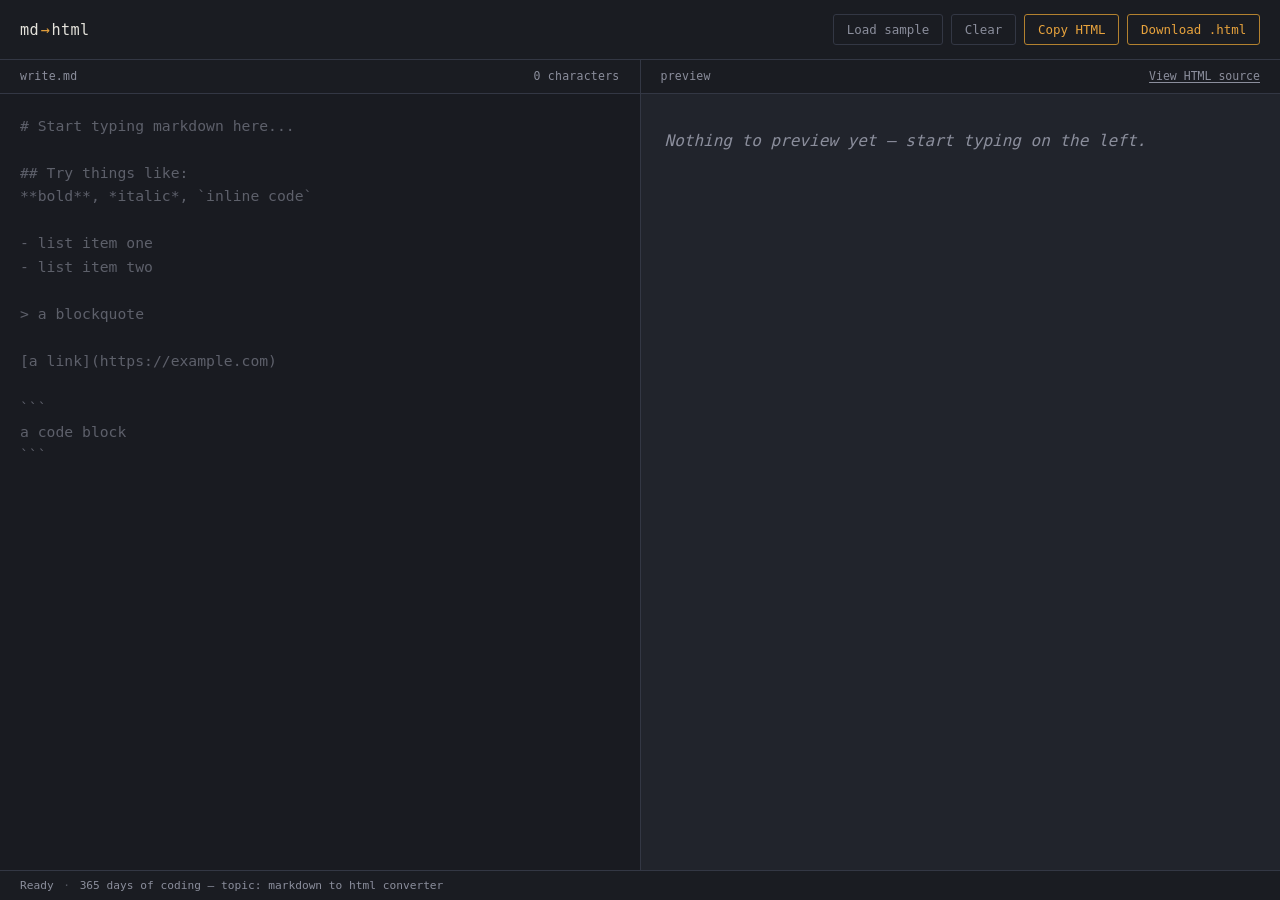
<file: index.html>
<!DOCTYPE html>
<html lang="en">
<head>
<meta charset="UTF-8">
<meta name="viewport" content="width=device-width, initial-scale=1.0">
<title>md→html</title>
<style>
:root {
  --bg: #1a1c22;
  --bg-panel: #21242c;
  --bg-input: #191b21;
  --line: #333744;
  --text: #e4e2db;
  --text-dim: #8b8e9c;
  --accent: #e8a33d;
  --accent-dim: #b3812f;
  --code-bg: #262a34;
  --font-mono: "JetBrains Mono", "Fira Code", Menlo, Consolas, monospace;
}

* { box-sizing: border-box; }

html, body {
  height: 100%;
  margin: 0;
}

body {
  background: var(--bg);
  color: var(--text);
  font-family: var(--font-mono);
  display: flex;
  flex-direction: column;
  overflow: hidden;
}

/* ---------- Top bar ---------- */

.topbar {
  display: flex;
  align-items: center;
  justify-content: space-between;
  padding: 0.85rem 1.25rem;
  border-bottom: 1px solid var(--line);
  flex-shrink: 0;
}

.brand-mark {
  font-size: 0.95rem;
  letter-spacing: 0.02em;
  color: var(--text);
}

.brand-arrow {
  color: var(--accent);
  padding: 0 0.1rem;
}

.topbar-actions {
  display: flex;
  gap: 0.5rem;
}

.btn {
  font-family: var(--font-mono);
  font-size: 0.78rem;
  padding: 0.45rem 0.8rem;
  border-radius: 3px;
  border: 1px solid var(--line);
  background: transparent;
  color: var(--text-dim);
  cursor: pointer;
  transition: border-color 0.15s ease, color 0.15s ease;
}

.btn:hover {
  border-color: var(--text-dim);
  color: var(--text);
}

.btn-primary {
  border-color: var(--accent-dim);
  color: var(--accent);
}

.btn-primary:hover {
  border-color: var(--accent);
  color: var(--accent);
}

/* ---------- Workspace ---------- */

.workspace {
  flex: 1;
  display: flex;
  min-height: 0;
}

.pane {
  flex: 1;
  display: flex;
  flex-direction: column;
  min-width: 0;
}

.divider {
  width: 1px;
  background: var(--line);
  flex-shrink: 0;
}

.pane-label {
  display: flex;
  align-items: center;
  justify-content: space-between;
  padding: 0.6rem 1.25rem;
  font-size: 0.72rem;
  color: var(--text-dim);
  border-bottom: 1px solid var(--line);
  letter-spacing: 0.02em;
  flex-shrink: 0;
}

.pane-toggle {
  background: none;
  border: none;
  color: var(--text-dim);
  font-family: var(--font-mono);
  font-size: 0.72rem;
  cursor: pointer;
  text-decoration: underline;
  text-underline-offset: 2px;
  padding: 0;
}

.pane-toggle:hover {
  color: var(--accent);
}

#markdownInput {
  flex: 1;
  width: 100%;
  resize: none;
  border: none;
  outline: none;
  background: var(--bg-input);
  color: var(--text);
  font-family: var(--font-mono);
  font-size: 0.92rem;
  line-height: 1.6;
  padding: 1.25rem;
}

#markdownInput::placeholder {
  color: var(--text-dim);
  opacity: 0.6;
}

.preview-output, .source-output {
  flex: 1;
  overflow-y: auto;
  padding: 1.25rem 1.5rem;
  background: var(--bg-panel);
}

.source-output {
  margin: 0;
  font-size: 0.82rem;
  color: var(--text-dim);
  white-space: pre-wrap;
  word-break: break-word;
}

.hidden {
  display: none !important;
}

/* ---------- Rendered markdown content ---------- */

.preview-output h1, .preview-output h2, .preview-output h3 {
  font-family: var(--font-mono);
  color: var(--text);
  line-height: 1.3;
  margin: 1.2em 0 0.5em;
}

.preview-output h1:first-child,
.preview-output h2:first-child,
.preview-output h3:first-child { margin-top: 0; }

.preview-output h1 { font-size: 1.6rem; border-bottom: 1px solid var(--line); padding-bottom: 0.3em; }
.preview-output h2 { font-size: 1.3rem; }
.preview-output h3 { font-size: 1.1rem; color: var(--text-dim); }

.preview-output p { line-height: 1.7; margin: 0.8em 0; }

.preview-output a { color: var(--accent); text-decoration: underline; text-underline-offset: 2px; }

.preview-output strong { color: var(--accent); font-weight: 700; }
.preview-output em { color: var(--text); font-style: italic; }

.preview-output code {
  background: var(--code-bg);
  padding: 0.15em 0.4em;
  border-radius: 3px;
  font-size: 0.88em;
  color: var(--accent);
}

.preview-output pre {
  background: var(--code-bg);
  padding: 1em;
  border-radius: 4px;
  overflow-x: auto;
  border-left: 2px solid var(--accent-dim);
}

.preview-output pre code {
  background: none;
  padding: 0;
  color: var(--text);
}

.preview-output blockquote {
  margin: 0.8em 0;
  padding: 0.2em 1em;
  border-left: 2px solid var(--accent-dim);
  color: var(--text-dim);
}

.preview-output ul, .preview-output ol {
  margin: 0.8em 0;
  padding-left: 1.4em;
  line-height: 1.7;
}

.preview-output hr {
  border: none;
  border-top: 1px solid var(--line);
  margin: 1.5em 0;
}

.preview-output img {
  max-width: 100%;
  border-radius: 4px;
}

.preview-empty {
  color: var(--text-dim);
  font-style: italic;
}

/* ---------- Status bar ---------- */

.statusbar {
  flex-shrink: 0;
  display: flex;
  align-items: center;
  gap: 0.6rem;
  padding: 0.5rem 1.25rem;
  border-top: 1px solid var(--line);
  font-size: 0.7rem;
  color: var(--text-dim);
}

.statusbar-sep { opacity: 0.5; }

/* ---------- Responsive ---------- */

@media (max-width: 760px) {
  .workspace { flex-direction: column; }
  .divider { width: 100%; height: 1px; }
  .topbar { flex-wrap: wrap; gap: 0.6rem; }
  .topbar-actions { flex-wrap: wrap; }
}

/* Accessibility: visible focus */
button:focus-visible, textarea:focus-visible {
  outline: 2px solid var(--accent);
  outline-offset: 2px;
}

@media (prefers-reduced-motion: reduce) {
  * { transition: none !important; }
}
</style>
</head>
<body>

  <header class="topbar">
    <div class="brand">
      <span class="brand-mark">md<span class="brand-arrow">→</span>html</span>
    </div>
    <div class="topbar-actions">
      <button id="sampleBtn" class="btn btn-ghost">Load sample</button>
      <button id="clearBtn" class="btn btn-ghost">Clear</button>
      <button id="copyBtn" class="btn btn-primary">Copy HTML</button>
      <button id="downloadBtn" class="btn btn-primary">Download .html</button>
    </div>
  </header>

  <main class="workspace">
    <section class="pane pane-input">
      <div class="pane-label">
        <span>write.md</span>
        <span class="pane-meta" id="charCount">0 characters</span>
      </div>
      <textarea id="markdownInput" spellcheck="false" placeholder="# Start typing markdown here...

## Try things like:
**bold**, *italic*, `inline code`

- list item one
- list item two

> a blockquote

[a link](https://example.com)

```
a code block
```
"></textarea>
    </section>

    <div class="divider" aria-hidden="true"></div>

    <section class="pane pane-preview">
      <div class="pane-label">
        <span>preview</span>
        <button id="toggleSourceBtn" class="pane-toggle">View HTML source</button>
      </div>
      <div id="previewOutput" class="preview-output"></div>
      <pre id="sourceOutput" class="source-output hidden"><code id="sourceCode"></code></pre>
    </section>
  </main>

  <footer class="statusbar">
    <span id="statusText">Ready</span>
    <span class="statusbar-sep">·</span>
    <span>365 days of coding — topic: markdown to html converter</span>
  </footer>

<script>
/**
 * converter.js
 * A small, dependency-free Markdown -> HTML converter.
 * Supports: headers, bold, italic, inline code, code blocks,
 * links, images, blockquotes, unordered/ordered lists, hr, paragraphs.
 *
 * This is intentionally written from scratch (no libraries) as part of
 * the "365 days of coding" challenge — the goal is to understand how a
 * markdown parser actually works, not just to call one.
 */

function escapeHtml(str) {
  return str
    .replace(/&/g, "&amp;")
    .replace(/</g, "&lt;")
    .replace(/>/g, "&gt;")
    .replace(/"/g, "&quot;")
    .replace(/'/g, "&#39;");
}

// Handles bold, italic, inline code, links, images within a single line.
function parseInline(text) {
  // Inline code first (so its contents don't get mangled by other rules)
  text = text.replace(/`([^`]+)`/g, (_, code) => `<code>${escapeHtml(code)}</code>`);

  // Images: ![alt](url)
  text = text.replace(/!\[([^\]]*)\]\(([^)]+)\)/g, '<img alt="$1" src="$2">');

  // Links: [text](url)
  text = text.replace(/\[([^\]]+)\]\(([^)]+)\)/g, '<a href="$2">$1</a>');

  // Bold: **text** or __text__
  text = text.replace(/\*\*([^*]+)\*\*/g, "<strong>$1</strong>");
  text = text.replace(/__([^_]+)__/g, "<strong>$1</strong>");

  // Italic: *text* or _text_
  text = text.replace(/\*([^*]+)\*/g, "<em>$1</em>");
  text = text.replace(/_([^_]+)_/g, "<em>$1</em>");

  return text;
}

function markdownToHtml(markdown) {
  const lines = markdown.replace(/\r\n/g, "\n").split("\n");
  const htmlLines = [];

  let inCodeBlock = false;
  let codeBlockLines = [];
  let listType = null; // 'ul' | 'ol' | null
  let inBlockquote = false;
  let paragraphLines = [];

  function flushParagraph() {
    if (paragraphLines.length) {
      const joined = paragraphLines.join(" ").trim();
      if (joined) htmlLines.push(`<p>${parseInline(joined)}</p>`);
      paragraphLines = [];
    }
  }

  function closeList() {
    if (listType) {
      htmlLines.push(`</${listType}>`);
      listType = null;
    }
  }

  function closeBlockquote() {
    if (inBlockquote) {
      htmlLines.push("</blockquote>");
      inBlockquote = false;
    }
  }

  for (let i = 0; i < lines.length; i++) {
    const rawLine = lines[i];
    const line = rawLine.trim();

    // Fenced code blocks: ```
    if (/^```/.test(line)) {
      if (!inCodeBlock) {
        flushParagraph();
        closeList();
        closeBlockquote();
        inCodeBlock = true;
        codeBlockLines = [];
      } else {
        inCodeBlock = false;
        htmlLines.push(`<pre><code>${escapeHtml(codeBlockLines.join("\n"))}</code></pre>`);
      }
      continue;
    }

    if (inCodeBlock) {
      codeBlockLines.push(rawLine);
      continue;
    }

    // Blank line ends paragraphs / lists / blockquotes
    if (line === "") {
      flushParagraph();
      closeList();
      closeBlockquote();
      continue;
    }

    // Horizontal rule: ---, ***, ___
    if (/^(-{3,}|\*{3,}|_{3,})$/.test(line)) {
      flushParagraph();
      closeList();
      closeBlockquote();
      htmlLines.push("<hr>");
      continue;
    }

    // Headers: # through ######
    const headerMatch = line.match(/^(#{1,6})\s+(.*)$/);
    if (headerMatch) {
      flushParagraph();
      closeList();
      closeBlockquote();
      const level = headerMatch[1].length;
      htmlLines.push(`<h${level}>${parseInline(headerMatch[2])}</h${level}>`);
      continue;
    }

    // Blockquote: > text
    const quoteMatch = line.match(/^>\s?(.*)$/);
    if (quoteMatch) {
      flushParagraph();
      closeList();
      if (!inBlockquote) {
        htmlLines.push("<blockquote>");
        inBlockquote = true;
      }
      htmlLines.push(`<p>${parseInline(quoteMatch[1])}</p>`);
      continue;
    } else {
      closeBlockquote();
    }

    // Unordered list: -, *, +
    const ulMatch = line.match(/^[-*+]\s+(.*)$/);
    if (ulMatch) {
      flushParagraph();
      if (listType !== "ul") {
        closeList();
        htmlLines.push("<ul>");
        listType = "ul";
      }
      htmlLines.push(`<li>${parseInline(ulMatch[1])}</li>`);
      continue;
    }

    // Ordered list: 1. text
    const olMatch = line.match(/^\d+\.\s+(.*)$/);
    if (olMatch) {
      flushParagraph();
      if (listType !== "ol") {
        closeList();
        htmlLines.push("<ol>");
        listType = "ol";
      }
      htmlLines.push(`<li>${parseInline(olMatch[1])}</li>`);
      continue;
    }

    // Anything else: part of a paragraph
    closeList();
    paragraphLines.push(line);
  }

  // Flush anything left open at end of input
  flushParagraph();
  closeList();
  closeBlockquote();
  if (inCodeBlock && codeBlockLines.length) {
    htmlLines.push(`<pre><code>${escapeHtml(codeBlockLines.join("\n"))}</code></pre>`);
  }

  return htmlLines.join("\n");
}

// Expose for use in script.js (and for Node-based tests later if wanted)
if (typeof module !== "undefined" && module.exports) {
  module.exports = { markdownToHtml, parseInline, escapeHtml };
}

</script>
<script>
const markdownInput = document.getElementById("markdownInput");
const previewOutput = document.getElementById("previewOutput");
const sourceOutput = document.getElementById("sourceOutput");
const sourceCode = document.getElementById("sourceCode");
const charCount = document.getElementById("charCount");
const statusText = document.getElementById("statusText");

const sampleBtn = document.getElementById("sampleBtn");
const clearBtn = document.getElementById("clearBtn");
const copyBtn = document.getElementById("copyBtn");
const downloadBtn = document.getElementById("downloadBtn");
const toggleSourceBtn = document.getElementById("toggleSourceBtn");

const SAMPLE_MD = `# Markdown to HTML Converter

Part of my **365 days of coding** challenge.

## Features

- Headers, bold, italic
- \`inline code\` and fenced code blocks
- [links](https://github.com) and images
- Blockquotes and lists

> Built from scratch, no libraries, just to understand how parsing works.

\`\`\`
function hello() {
  console.log("hi");
}
\`\`\`

---

1. Type markdown on the left
2. See it rendered on the right
3. Copy or download the HTML
`;

let showingSource = false;

function render() {
  const md = markdownInput.value;
  charCount.textContent = `${md.length} character${md.length === 1 ? "" : "s"}`;

  if (!md.trim()) {
    previewOutput.innerHTML = `<p class="preview-empty">Nothing to preview yet — start typing on the left.</p>`;
    sourceCode.textContent = "";
    statusText.textContent = "Ready";
    return;
  }

  const html = markdownToHtml(md);
  previewOutput.innerHTML = html;
  sourceCode.textContent = html;
  statusText.textContent = "Converted";
}

markdownInput.addEventListener("input", render);

sampleBtn.addEventListener("click", () => {
  markdownInput.value = SAMPLE_MD;
  render();
  markdownInput.focus();
});

clearBtn.addEventListener("click", () => {
  markdownInput.value = "";
  render();
  markdownInput.focus();
});

copyBtn.addEventListener("click", async () => {
  const html = markdownToHtml(markdownInput.value);
  try {
    await navigator.clipboard.writeText(html);
    statusText.textContent = "HTML copied to clipboard";
  } catch (err) {
    statusText.textContent = "Copy failed — select and copy manually from source view";
  }
});

downloadBtn.addEventListener("click", () => {
  const html = markdownToHtml(markdownInput.value);
  const fullDoc = `<!DOCTYPE html>
<html lang="en">
<head>
<meta charset="UTF-8">
<title>Converted document</title>
</head>
<body>
${html}
</body>
</html>
`;
  const blob = new Blob([fullDoc], { type: "text/html" });
  const url = URL.createObjectURL(blob);
  const a = document.createElement("a");
  a.href = url;
  a.download = "converted.html";
  document.body.appendChild(a);
  a.click();
  a.remove();
  URL.revokeObjectURL(url);
  statusText.textContent = "Downloaded converted.html";
});

toggleSourceBtn.addEventListener("click", () => {
  showingSource = !showingSource;
  previewOutput.classList.toggle("hidden", showingSource);
  sourceOutput.classList.toggle("hidden", !showingSource);
  toggleSourceBtn.textContent = showingSource ? "View rendered preview" : "View HTML source";
});

// Initial render
render();

</script>
</body>
</html>
</file>
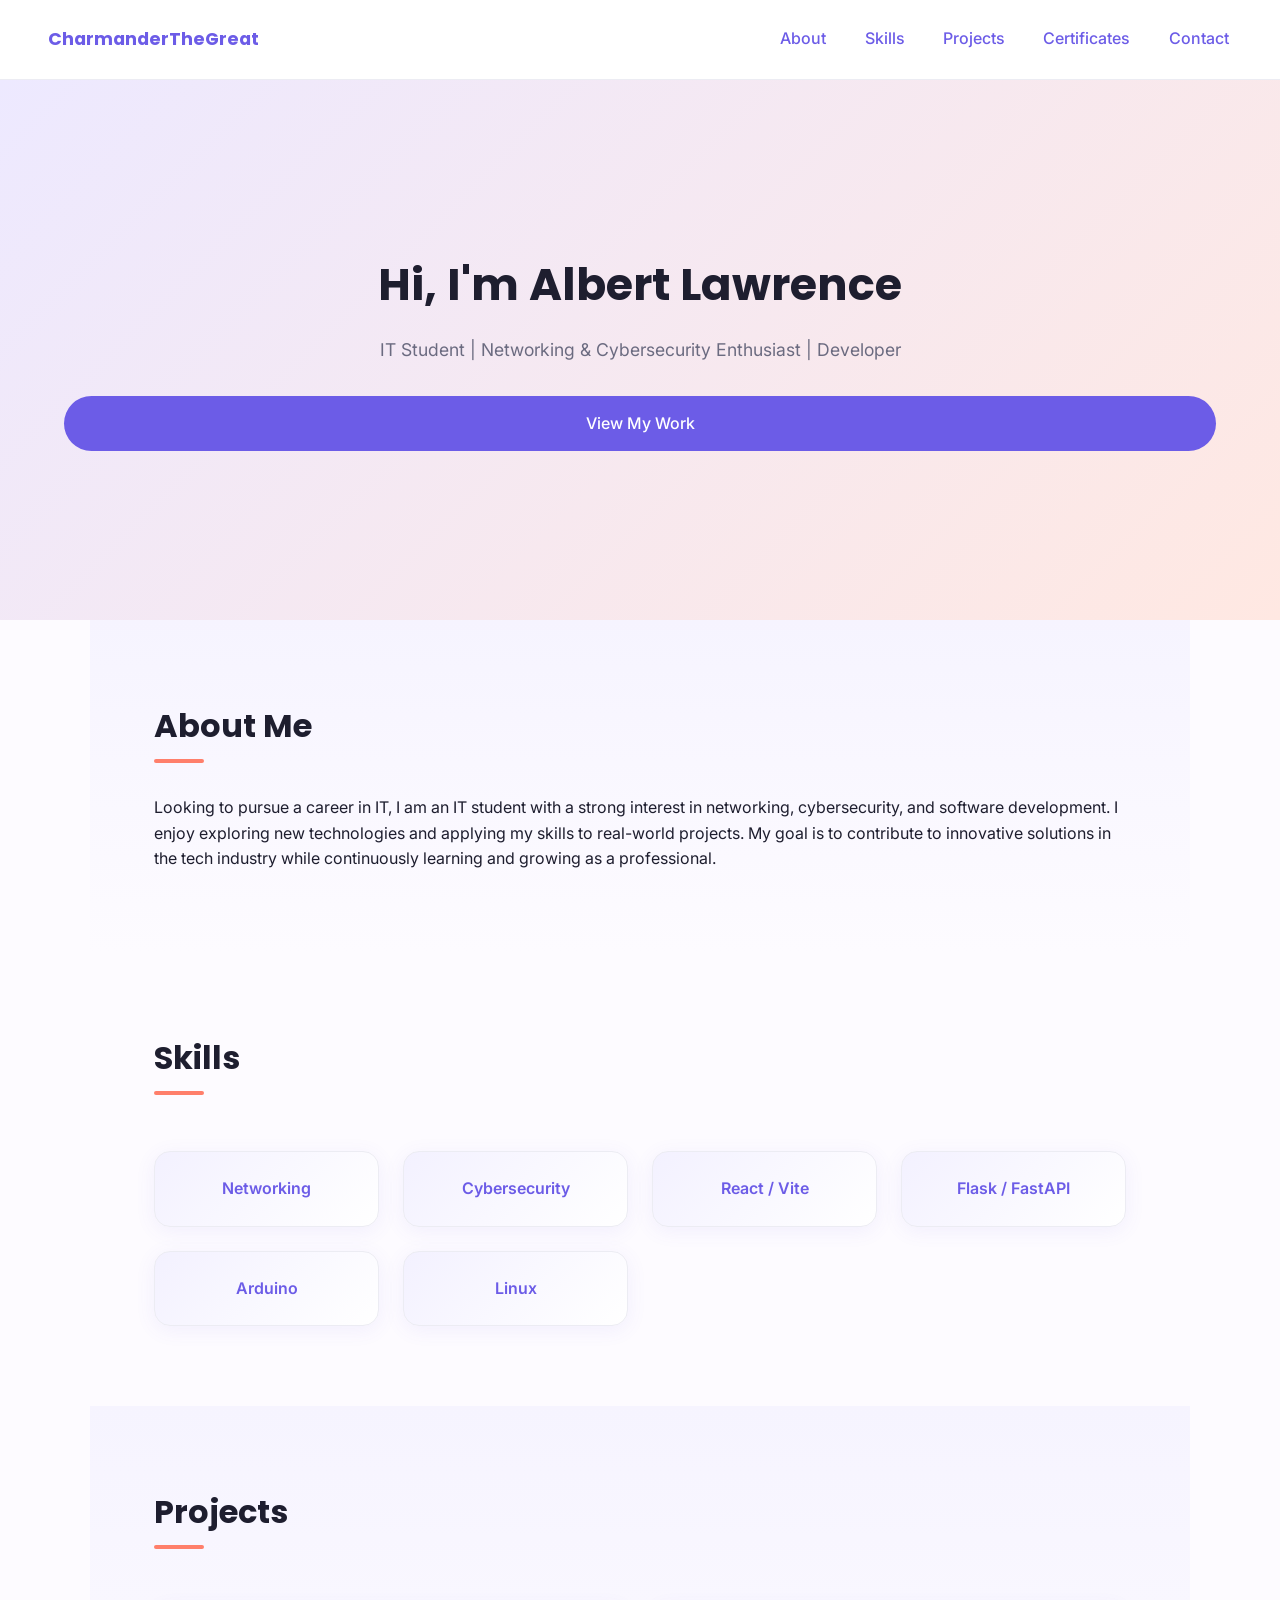
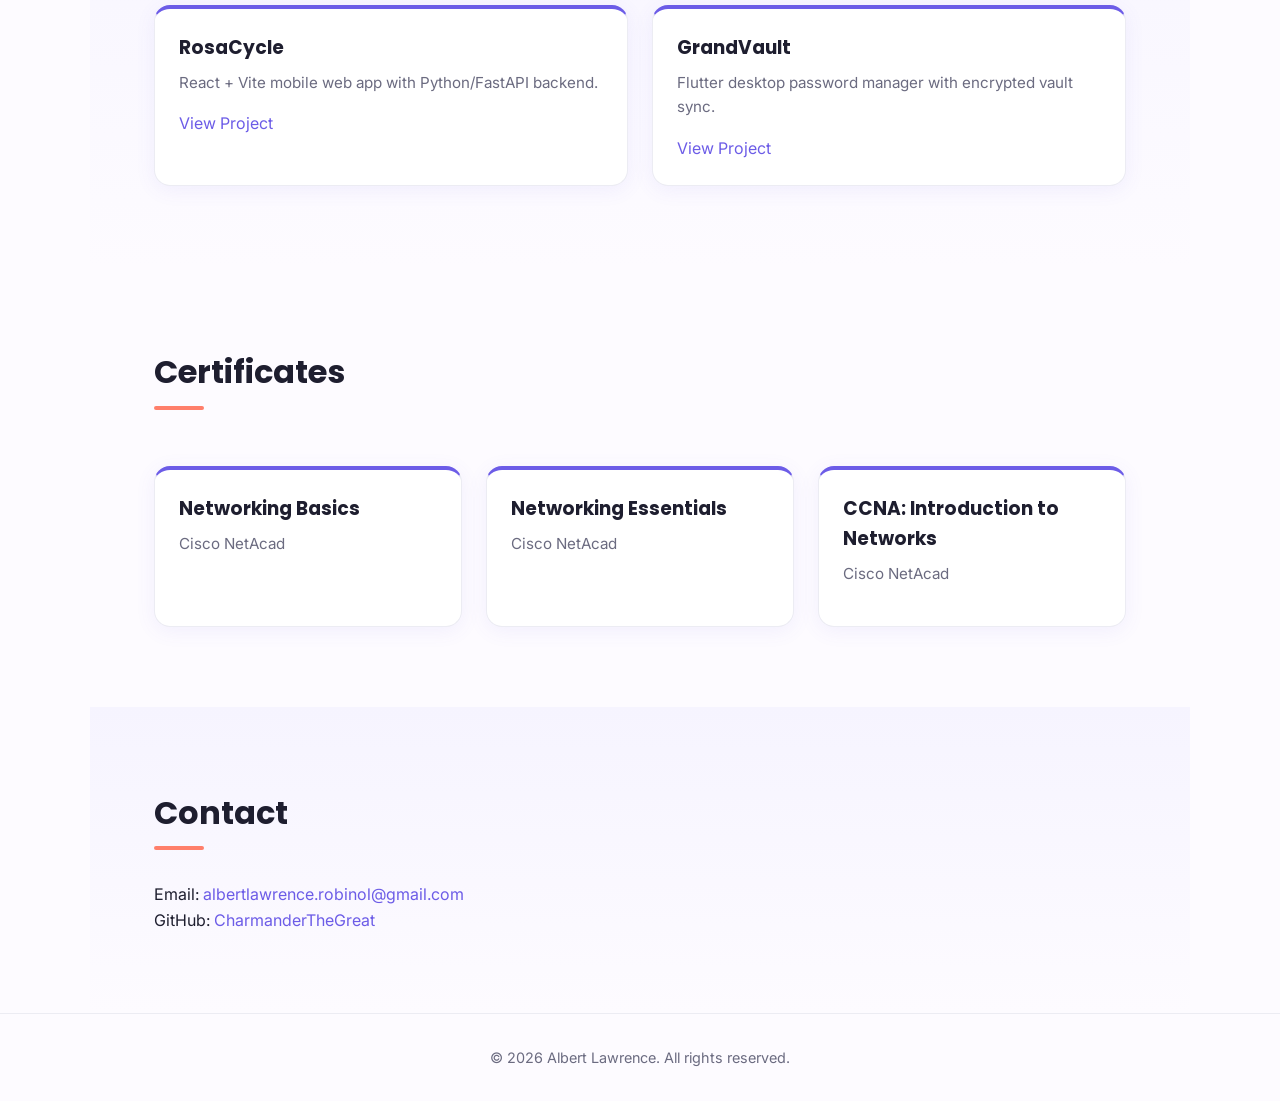
<file: portfolio-site/index.html>
<!DOCTYPE html>
<html lang="en">
<head>
  <meta charset="UTF-8">
  <meta name="viewport" content="width=device-width, initial-scale=1.0">
  <title>Albert Lawrence | Portfolio</title>
  <link rel="stylesheet" href="style.css">
  <link rel="preconnect" href="https://fonts.googleapis.com">
<link href="https://fonts.googleapis.com/css2?family=Inter:wght@400;500&family=Poppins:wght@600;700&display=swap" rel="stylesheet">
</head>
<body>

  <!-- NAVBAR -->
  <header class="navbar">
    <a href="#hero" class="logo">CharmanderTheGreat</a>
    <button class="nav-toggle" id="navToggle" aria-label="Toggle menu">☰</button>
    <nav class="nav-links" id="navLinks">
      <a href="#about">About</a>
      <a href="#skills">Skills</a>
      <a href="#projects">Projects</a>
      <a href="#certificates">Certificates</a>
      <a href="#contact">Contact</a>
    </nav>
  </header>

  <!-- HERO -->
  <section class="hero" id="hero">
    <h1>Hi, I'm Albert Lawrence</h1>
    <p>IT Student | Networking & Cybersecurity Enthusiast | Developer</p>
    <a href="#projects" class="btn">View My Work</a>
  </section>

  <!-- ABOUT -->
  <section id="about" class="section">
    <h2>About Me</h2>
    <p>
      Looking to pursue a career in IT, I am an IT student with a strong interest in networking, cybersecurity, and software development. I enjoy exploring new technologies and applying my skills to real-world projects. My goal is to contribute to innovative solutions in the tech industry while continuously learning and growing as a professional.
    </p>
  </section>

  <!-- SKILLS -->
  <section id="skills" class="section">
    <h2>Skills</h2>
    <div class="skills-grid">
      <div class="skill-card">Networking</div>
      <div class="skill-card">Cybersecurity</div>
      <div class="skill-card">React / Vite</div>
      <div class="skill-card">Flask / FastAPI</div>
      <div class="skill-card">Arduino</div>
      <div class="skill-card">Linux</div>
    </div>
  </section>

  <!-- PROJECTS -->
  <section id="projects" class="section">
    <h2>Projects</h2>
    <div class="projects-grid">
      <div class="project-card">
        <h3>RosaCycle</h3>
        <p>React + Vite mobile web app with Python/FastAPI backend.</p>
        <a href="#" target="_blank">View Project</a>
      </div>
      <div class="project-card">
        <h3>GrandVault</h3>
        <p>Flutter desktop password manager with encrypted vault sync.</p>
        <a href="#" target="_blank">View Project</a>
      </div>
    </div>
  </section>

  <!-- CERTIFICATES -->
  <section id="certificates" class="section">
    <h2>Certificates</h2>
    <div class="certs-grid">
      <div class="cert-card">
        <h3>Networking Basics</h3>
        <p>Cisco NetAcad</p>
      </div>
      <div class="cert-card">
        <h3>Networking Essentials</h3>
        <p>Cisco NetAcad</p>
      </div>
      <div class="cert-card">
        <h3>CCNA: Introduction to Networks</h3>
        <p>Cisco NetAcad</p>
      </div>
    </div>
  </section>

  <!-- CONTACT -->
  <section id="contact" class="section">
    <h2>Contact</h2>
    <p>Email: <a href="mailto:albertlawrence.robinol@gmail.com">albertlawrence.robinol@gmail.com</a></p>
    <p>GitHub: <a href="https://github.com/CharmanderTheGreat" target="_blank">CharmanderTheGreat</a></p>
  </section>

  <footer>
    <p>&copy; 2026 Albert Lawrence. All rights reserved.</p>
  </footer>

  <script src="script.js"></script>
</body>
</html>
</file>
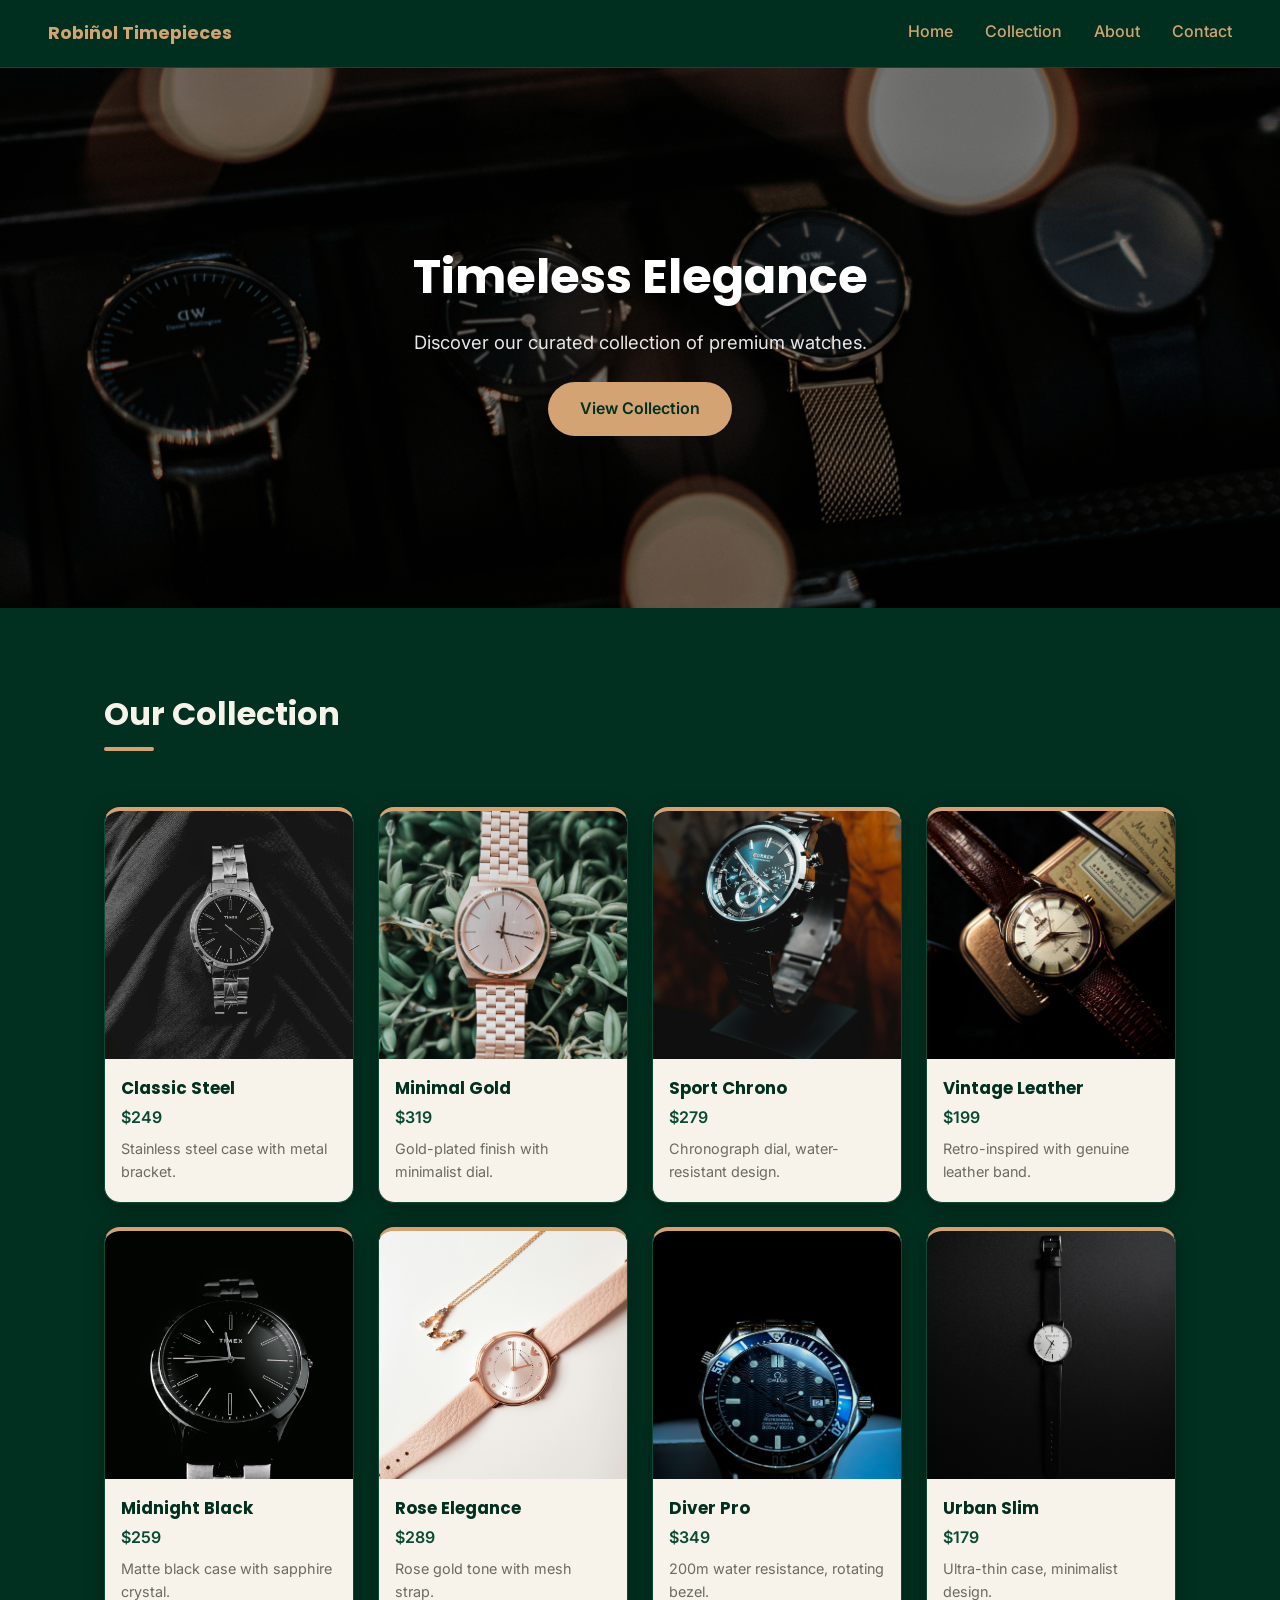
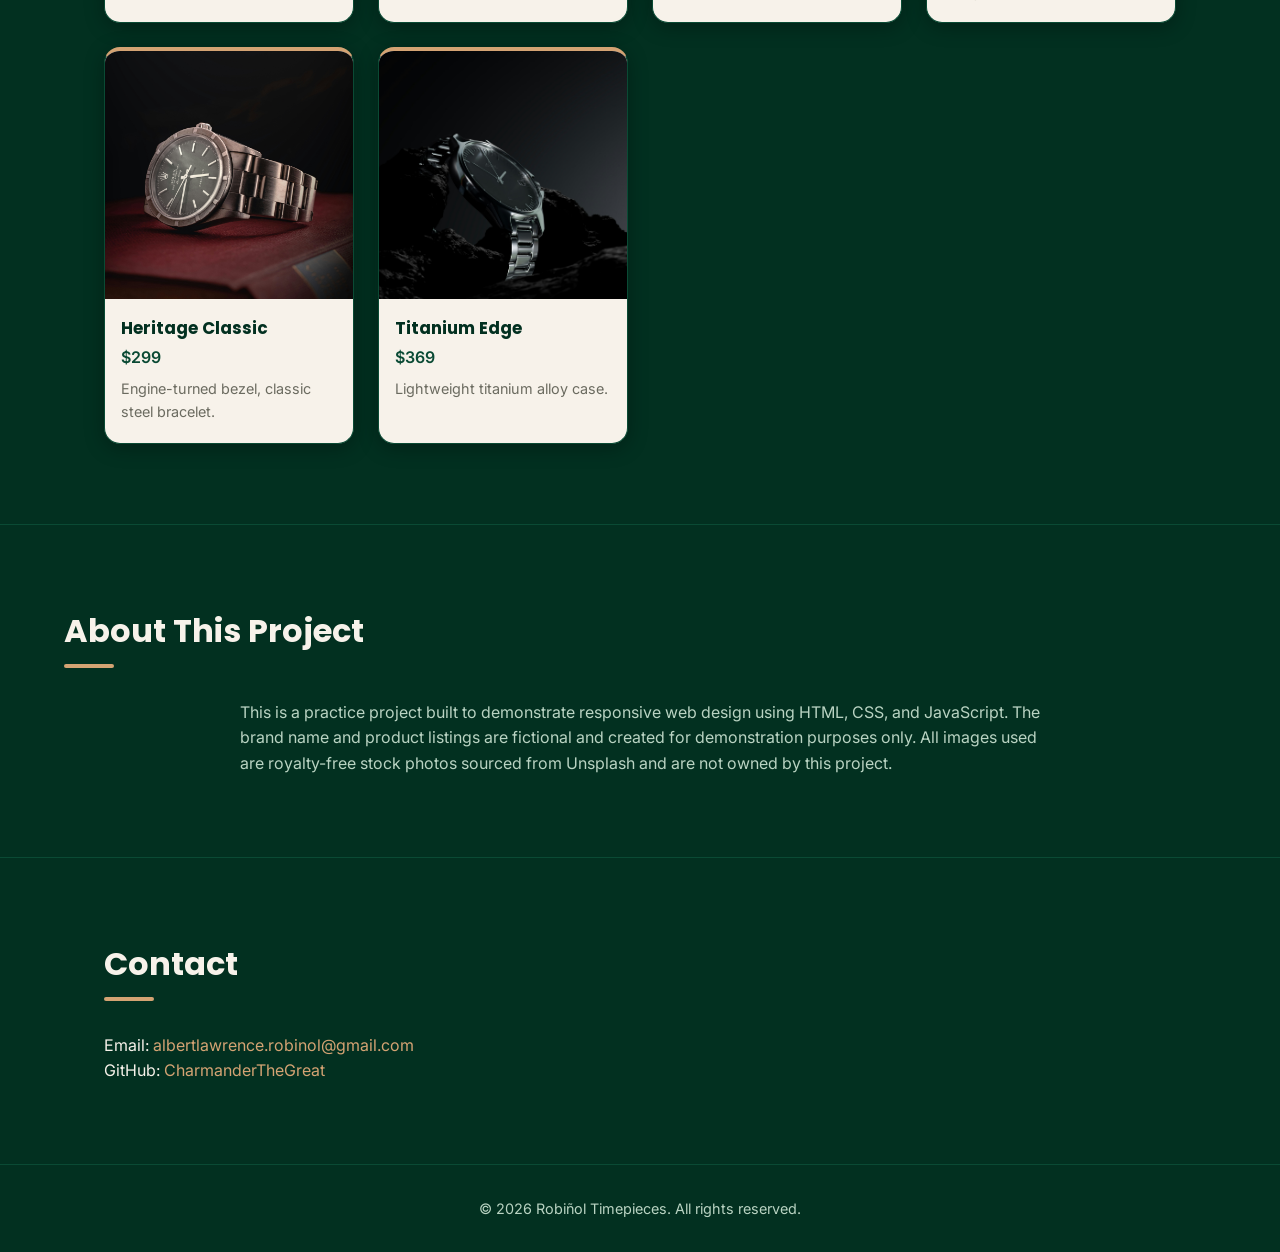
<file: responsive-navbar/index.html>
<!DOCTYPE html>
<html lang="en">
<head>
  <meta charset="UTF-8">
  <meta name="viewport" content="width=device-width, initial-scale=1.0">
  <title>Robiñol Timepieces</title>
  <link rel="stylesheet" href="style.css">
  <link rel="preconnect" href="https://fonts.googleapis.com">
  <link href="https://fonts.googleapis.com/css2?family=Inter:wght@400;500&family=Poppins:wght@600;700&display=swap" rel="stylesheet">
</head>
<body>

  <!-- NAVBAR -->
  <header class="navbar">
    <div class="logo">Robiñol Timepieces</div>
    <button class="nav-toggle" id="navToggle" aria-label="Toggle menu">☰</button>
    <nav class="nav-links" id="navLinks">
      <a href="#home">Home</a>
      <a href="#collection">Collection</a>
      <a href="#about">About</a>
      <a href="#contact">Contact</a>
    </nav>
  </header>

  <!-- HERO -->
  <section class="hero" id="home">
    <img src="images/hero.jpg" alt="Featured watch" class="hero-img">
    <div class="hero-text">
      <h1>Timeless Elegance</h1>
      <p>Discover our curated collection of premium watches.</p>
      <a href="#collection" class="btn">View Collection</a>
    </div>
  </section>

  <!-- COLLECTION -->
  <section id="collection" class="section">
    <h2>Our Collection</h2>
    <div class="watch-grid">

      <div class="watch-card">
        <img src="images/image1.jpg" alt="Classic Steel">
        <h3>Classic Steel</h3>
        <p class="price">$249</p>
        <p class="desc">Stainless steel case with metal bracket.</p>
      </div>

      <div class="watch-card">
        <img src="images/image2.jpg" alt="Minimal Gold">
        <h3>Minimal Gold</h3>
        <p class="price">$319</p>
        <p class="desc">Gold-plated finish with minimalist dial.</p>
      </div>

      <div class="watch-card">
        <img src="images/image3.jpg" alt="Sport Chrono">
        <h3>Sport Chrono</h3>
        <p class="price">$279</p>
        <p class="desc">Chronograph dial, water-resistant design.</p>
      </div>

      <div class="watch-card">
        <img src="images/image4.jpg" alt="Vintage Leather">
        <h3>Vintage Leather</h3>
        <p class="price">$199</p>
        <p class="desc">Retro-inspired with genuine leather band.</p>
      </div>

      <div class="watch-card">
        <img src="images/image5.jpg" alt="Midnight Black">
        <h3>Midnight Black</h3>
        <p class="price">$259</p>
        <p class="desc">Matte black case with sapphire crystal.</p>
      </div>

      <div class="watch-card">
        <img src="images/image6.jpg" alt="Rose Elegance">
        <h3>Rose Elegance</h3>
        <p class="price">$289</p>
        <p class="desc">Rose gold tone with mesh strap.</p>
      </div>

      <div class="watch-card">
        <img src="images/image7.jpg" alt="Diver Pro">
        <h3>Diver Pro</h3>
        <p class="price">$349</p>
        <p class="desc">200m water resistance, rotating bezel.</p>
      </div>

      <div class="watch-card">
        <img src="images/image8.jpg" alt="Urban Slim">
        <h3>Urban Slim</h3>
        <p class="price">$179</p>
        <p class="desc">Ultra-thin case, minimalist design.</p>
      </div>

      <div class="watch-card">
        <img src="images/image9.jpg" alt="Heritage Classic">
        <h3>Heritage Classic</h3>
        <p class="price">$299</p>
        <p class="desc">Engine-turned bezel, classic steel bracelet.</p>
      </div>

      <div class="watch-card">
        <img src="images/image10.jpg" alt="Titanium Edge">
        <h3>Titanium Edge</h3>
        <p class="price">$369</p>
        <p class="desc">Lightweight titanium alloy case.</p>
      </div>

    </div>
  </section>

  <!-- ABOUT -->
  <section id="about" class="section alt-bg">
    <h2>About This Project</h2>
    <p>
      This is a practice project built to demonstrate responsive web design using HTML, CSS, and JavaScript. The brand name and product listings are fictional and created for demonstration purposes only. All images used are royalty-free stock photos sourced from Unsplash and are not owned by this project.
    </p>
  </section>

  <!-- CONTACT -->
  <section id="contact" class="section">
    <h2>Contact</h2>
    <p>Email: <a href="mailto:albertlawrence.robinol@gmail.com">albertlawrence.robinol@gmail.com</a></p>
    <p>GitHub: <a href="https://github.com/CharmanderTheGreat" target="_blank">CharmanderTheGreat</a></p>
  </section>

  <footer>
    <p>&copy; 2026 Robiñol Timepieces. All rights reserved.</p>
  </footer>

  <script src="script.js"></script>
</body>
</html>
</file>
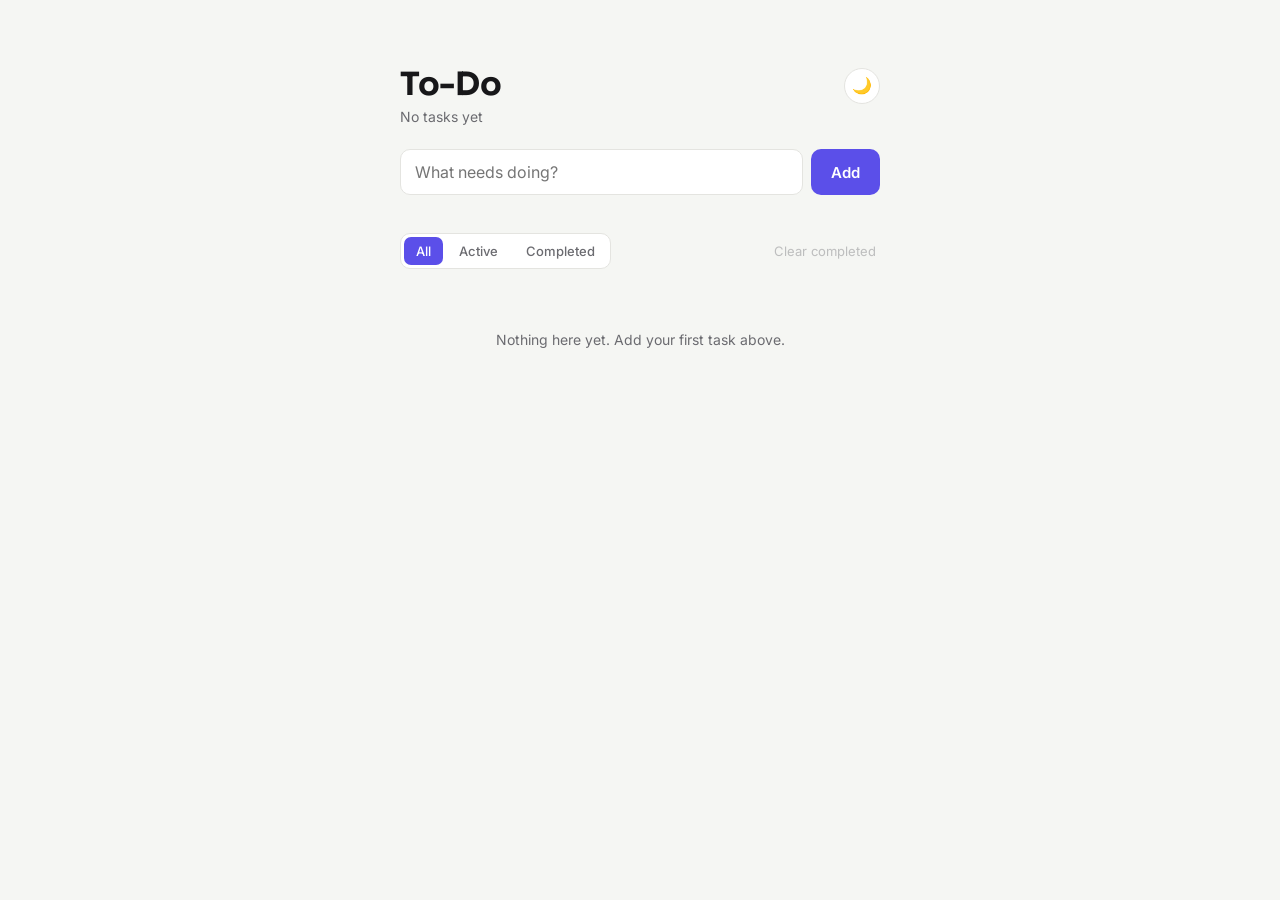
<file: todo-list-app/index.html>
<!DOCTYPE html>
<html lang="en">
<head>
<meta charset="UTF-8" />
<meta name="viewport" content="width=device-width, initial-scale=1.0" />
<meta name="description" content="A single-file vanilla JS to-do list app with editing, filtering, and localStorage persistence." />
<title>To-Do</title>
<link rel="preconnect" href="https://fonts.googleapis.com" />
<link rel="preconnect" href="https://fonts.gstatic.com" crossorigin />
<link href="https://fonts.googleapis.com/css2?family=Sora:wght@600;700&family=Inter:wght@400;500;600&display=swap" rel="stylesheet" />

<style>
  :root {
    --bg: #F5F6F3;
    --surface: #FFFFFF;
    --text: #171719;
    --text-muted: #6B6B70;
    --border: #E4E4E0;
    --accent: #5B4FE9;
    --accent-hover: #4A3FD1;
    --success: #1FAA59;
    --danger: #E5484D;
    --radius: 10px;
    --font-display: 'Sora', sans-serif;
    --font-body: 'Inter', sans-serif;
  }

  :root[data-theme="dark"] {
    --bg: #16171B;
    --surface: #202128;
    --text: #F2F2F0;
    --text-muted: #9A9AA2;
    --border: #33343C;
    --accent: #8579F7;
    --accent-hover: #9B90FF;
    --success: #35C97A;
    --danger: #FF6B6B;
  }

  body {
    transition: background-color 150ms ease, color 150ms ease;
  }

  * { box-sizing: border-box; }

  body {
    margin: 0;
    min-height: 100vh;
    background: var(--bg);
    color: var(--text);
    font-family: var(--font-body);
    display: flex;
    justify-content: center;
    padding: 64px 20px;
  }

  .sr-only {
    position: absolute;
    width: 1px;
    height: 1px;
    overflow: hidden;
    clip: rect(0 0 0 0);
    white-space: nowrap;
  }

  .app { width: 100%; max-width: 480px; }

  .app__header { margin-bottom: 24px; }

  .app__header-row {
    display: flex;
    align-items: center;
    justify-content: space-between;
    gap: 12px;
  }

  .theme-toggle {
    border: 1px solid var(--border);
    background: var(--surface);
    border-radius: 999px;
    width: 36px;
    height: 36px;
    font-size: 16px;
    line-height: 1;
    cursor: pointer;
    display: flex;
    align-items: center;
    justify-content: center;
  }

  .theme-toggle:hover { border-color: var(--accent); }

  .theme-toggle:focus-visible {
    outline: 2px solid var(--accent);
    outline-offset: 2px;
  }

  .app__title {
    font-family: var(--font-display);
    font-size: 32px;
    font-weight: 700;
    margin: 0 0 4px;
    letter-spacing: -0.01em;
  }

  .app__subtitle {
    margin: 0;
    color: var(--text-muted);
    font-size: 14px;
  }

  .task-form {
    display: flex;
    gap: 8px;
    margin-bottom: 20px;
  }

  .task-form__input {
    flex: 1;
    padding: 12px 14px;
    border: 1px solid var(--border);
    border-radius: var(--radius);
    background: var(--surface);
    font-family: var(--font-body);
    font-size: 16px;
    color: var(--text);
  }

  .task-form__input:focus {
    outline: 2px solid var(--accent);
    outline-offset: 1px;
    border-color: var(--accent);
  }

  .task-form__submit {
    padding: 12px 20px;
    border: none;
    border-radius: var(--radius);
    background: var(--accent);
    color: #fff;
    font-family: var(--font-body);
    font-weight: 600;
    font-size: 15px;
    cursor: pointer;
  }

  .task-form__submit:hover { background: var(--accent-hover); }

  .form-error {
    color: var(--danger);
    font-size: 13px;
    margin: -14px 0 16px;
    min-height: 16px;
  }

  .task-form__submit:focus-visible,
  .task-item__checkbox:focus-visible,
  .task-item__delete:focus-visible {
    outline: 2px solid var(--accent);
    outline-offset: 2px;
  }

  .toolbar {
    display: flex;
    align-items: center;
    justify-content: space-between;
    gap: 12px;
    margin-bottom: 16px;
  }

  .filters {
    display: flex;
    gap: 4px;
    background: var(--surface);
    border: 1px solid var(--border);
    border-radius: var(--radius);
    padding: 3px;
  }

  .filter-btn {
    border: none;
    background: transparent;
    color: var(--text-muted);
    font-family: var(--font-body);
    font-size: 13px;
    font-weight: 500;
    padding: 6px 12px;
    border-radius: 7px;
    cursor: pointer;
  }

  .filter-btn.is-active {
    background: var(--accent);
    color: #fff;
  }

  .filter-btn:focus-visible {
    outline: 2px solid var(--accent);
    outline-offset: 2px;
  }

  .clear-completed {
    border: none;
    background: transparent;
    color: var(--text-muted);
    font-family: var(--font-body);
    font-size: 13px;
    cursor: pointer;
    padding: 6px 4px;
    white-space: nowrap;
  }

  .clear-completed:hover { color: var(--danger); }

  .clear-completed:disabled {
    opacity: 0.4;
    cursor: default;
  }

  .task-list {
    list-style: none;
    margin: 0;
    padding: 0;
    display: flex;
    flex-direction: column;
    gap: 8px;
  }

  .task-item {
    display: flex;
    align-items: center;
    gap: 12px;
    padding: 12px 14px;
    background: var(--surface);
    border: 1px solid var(--border);
    border-radius: var(--radius);
  }

  .task-item__handle {
    flex-shrink: 0;
    color: var(--text-muted);
    cursor: grab;
    font-size: 14px;
    line-height: 1;
    user-select: none;
  }

  .task-item--dragging {
    opacity: 0.4;
  }

  .task-item--drop-target {
    border-color: var(--accent);
  }

  @keyframes taskEnter {
    from { opacity: 0; transform: translateY(-6px); }
    to { opacity: 1; transform: translateY(0); }
  }

  .task-item--enter {
    animation: taskEnter 180ms ease-out;
  }

  .task-item--removing {
    opacity: 0;
    transform: translateX(8px);
    transition: opacity 150ms ease, transform 150ms ease;
  }

  @media (prefers-reduced-motion: reduce) {
    .task-item--enter,
    .task-item--removing {
      animation: none;
      transition: none;
    }
  }

  .task-item__checkbox {
    width: 18px;
    height: 18px;
    flex-shrink: 0;
    accent-color: var(--success);
    cursor: pointer;
  }

  .task-item__text {
    flex: 1;
    font-size: 15px;
    word-break: break-word;
    transition: color 150ms ease;
  }

  .task-item--completed .task-item__text {
    color: var(--text-muted);
    text-decoration: line-through;
  }

  .task-item__edit-input {
    flex: 1;
    font-family: var(--font-body);
    font-size: 15px;
    color: var(--text);
    border: 1px solid var(--accent);
    border-radius: 6px;
    padding: 4px 8px;
    background: var(--surface);
  }

  .task-item__edit-input:focus {
    outline: none;
  }

  .task-item__delete {
    border: none;
    background: transparent;
    color: var(--text-muted);
    font-size: 18px;
    line-height: 1;
    cursor: pointer;
    padding: 4px;
    border-radius: 6px;
  }

  .task-item__delete:hover { color: var(--danger); }

  .empty-state {
    display: none;
    text-align: center;
    color: var(--text-muted);
    font-size: 14px;
    padding: 32px 0;
  }

  .empty-state--visible { display: block; }

  @media (max-width: 420px) {
    body { padding: 32px 16px; }
    .app__title { font-size: 26px; }
    .toolbar { flex-wrap: wrap; }
    .clear-completed { margin-left: auto; }
  }
</style>
</head>
<body>

  <main class="app">
    <header class="app__header">
      <div class="app__header-row">
        <h1 class="app__title">To-Do</h1>
        <button type="button" class="theme-toggle" id="themeToggle" aria-label="Toggle dark mode">🌙</button>
      </div>
      <p class="app__subtitle" id="taskCounter">No tasks yet</p>
    </header>

    <form class="task-form" id="taskForm" autocomplete="off">
      <label for="taskInput" class="sr-only">New task</label>
      <input
        type="text"
        id="taskInput"
        class="task-form__input"
        placeholder="What needs doing?"
        maxlength="120"
        required
      />
      <button type="submit" class="task-form__submit" aria-label="Add task">
        Add
      </button>
    </form>

    <p class="form-error" id="formError" aria-live="polite"></p>

    <div class="toolbar">
      <div class="filters" id="filters" role="group" aria-label="Filter tasks">
        <button type="button" class="filter-btn is-active" data-filter="all" aria-pressed="true">All</button>
        <button type="button" class="filter-btn" data-filter="active" aria-pressed="false">Active</button>
        <button type="button" class="filter-btn" data-filter="completed" aria-pressed="false">Completed</button>
      </div>
      <button type="button" class="clear-completed" id="clearCompletedBtn">Clear completed</button>
    </div>

    <ul class="task-list" id="taskList" aria-live="polite">
      <!-- tasks are rendered here -->
    </ul>

    <p class="empty-state" id="emptyState">
      Nothing here yet. Add your first task above.
    </p>
  </main>

<script>
  'use strict';

  /*
    To-Do List App — vanilla JS, single file, no dependencies.

    Architecture:
      - `tasks` (array) is the single source of truth. Every mutation
        goes through addTask / toggleTask / deleteTask / editTask /
        clearCompleted, each of which persists then calls render().
      - render() rebuilds the visible <li> elements from `tasks` +
        `currentFilter`. The DOM is never read to derive state — it's
        always state -> DOM, one direction.
      - One click listener on the list (event delegation) handles
        every task row, current and future, instead of binding a
        listener per item.
      - Two localStorage keys: tasks and the active filter, so a
        refresh restores exactly where the user left off.
  */

  /* ------------------------------------------------------------ */
  /* Constants / DOM refs                                          */
  /* ------------------------------------------------------------ */

  const STORAGE_KEY = 'todo-app:tasks';
  const FILTER_STORAGE_KEY = 'todo-app:filter';
  const THEME_STORAGE_KEY = 'todo-app:theme';

  const taskForm = document.getElementById('taskForm');
  const taskInput = document.getElementById('taskInput');
  const taskList = document.getElementById('taskList');
  const taskCounter = document.getElementById('taskCounter');
  const emptyState = document.getElementById('emptyState');
  const filters = document.getElementById('filters');
  const clearCompletedBtn = document.getElementById('clearCompletedBtn');
  const formError = document.getElementById('formError');
  const themeToggle = document.getElementById('themeToggle');

  /* ------------------------------------------------------------ */
  /* Data layer                                                     */
  /* ------------------------------------------------------------ */
  /*
    Task shape: { id, text, completed, createdAt }
    `tasks` is the single source of truth — the DOM is always
    derived FROM it via render(), never read to figure out state.
  */

  let tasks = loadTasks();
  let currentFilter = loadFilter(); // 'all' | 'active' | 'completed'
  let lastAddedId = null; // used once by render() to animate the newest item in
  let draggedId = null; // task id currently being dragged, if any

  function loadTasks() {
    try {
      const raw = localStorage.getItem(STORAGE_KEY);
      if (!raw) return [];
      const parsed = JSON.parse(raw);
      if (!Array.isArray(parsed)) return [];
      return parsed.filter(
        (t) => t && typeof t.id === 'string' && typeof t.text === 'string'
      );
    } catch (err) {
      console.error('Failed to load tasks from localStorage:', err);
      return [];
    }
  }

  function saveTasks() {
    try {
      localStorage.setItem(STORAGE_KEY, JSON.stringify(tasks));
    } catch (err) {
      console.error('Failed to save tasks to localStorage:', err);
    }
  }

  function loadFilter() {
    const valid = ['all', 'active', 'completed'];
    try {
      const saved = localStorage.getItem(FILTER_STORAGE_KEY);
      return valid.includes(saved) ? saved : 'all';
    } catch (err) {
      return 'all';
    }
  }

  function saveFilter() {
    try {
      localStorage.setItem(FILTER_STORAGE_KEY, currentFilter);
    } catch (err) {
      console.error('Failed to save filter to localStorage:', err);
    }
  }

  function loadTheme() {
    try {
      const saved = localStorage.getItem(THEME_STORAGE_KEY);
      if (saved === 'dark' || saved === 'light') return saved;
    } catch (err) {
      /* fall through to system preference */
    }
    return window.matchMedia && window.matchMedia('(prefers-color-scheme: dark)').matches
      ? 'dark'
      : 'light';
  }

  function applyTheme(theme) {
    document.documentElement.dataset.theme = theme;
    themeToggle.textContent = theme === 'dark' ? '☀️' : '🌙';
    themeToggle.setAttribute(
      'aria-label',
      theme === 'dark' ? 'Switch to light mode' : 'Switch to dark mode'
    );
    try {
      localStorage.setItem(THEME_STORAGE_KEY, theme);
    } catch (err) {
      console.error('Failed to save theme to localStorage:', err);
    }
  }

  function makeId() {
    return (crypto.randomUUID && crypto.randomUUID()) || String(Date.now() + Math.random());
  }

  function addTask(text) {
    const trimmed = text.trim();
    if (!trimmed) return;

    const isDuplicate = tasks.some(
      (t) => t.text.toLowerCase() === trimmed.toLowerCase()
    );
    if (isDuplicate) {
      formError.textContent = 'That task is already on your list.';
      return;
    }
    formError.textContent = '';

    const newTask = {
      id: makeId(),
      text: trimmed,
      completed: false,
      createdAt: Date.now(),
    };
    tasks.push(newTask);
    lastAddedId = newTask.id;

    saveTasks();
    render();
  }

  function toggleTask(id) {
    const task = tasks.find((t) => t.id === id);
    if (!task) return;
    task.completed = !task.completed;
    saveTasks();
    render();
  }

  function deleteTask(id) {
    tasks = tasks.filter((t) => t.id !== id);
    saveTasks();
    render();
  }

  function editTask(id, newText) {
    const trimmed = newText.trim();
    if (!trimmed) return;
    const task = tasks.find((t) => t.id === id);
    if (!task) return;
    task.text = trimmed;
    saveTasks();
    render();
  }

  function clearCompleted() {
    tasks = tasks.filter((t) => !t.completed);
    saveTasks();
    render();
  }

  function reorderTasks(fromId, toId) {
    const fromIndex = tasks.findIndex((t) => t.id === fromId);
    const toIndex = tasks.findIndex((t) => t.id === toId);
    if (fromIndex === -1 || toIndex === -1 || fromIndex === toIndex) return;

    const [moved] = tasks.splice(fromIndex, 1);
    tasks.splice(toIndex, 0, moved);
    saveTasks();
    render();
  }

  function getFilteredTasks() {
    if (currentFilter === 'active') return tasks.filter((t) => !t.completed);
    if (currentFilter === 'completed') return tasks.filter((t) => t.completed);
    return tasks;
  }

  /* ------------------------------------------------------------ */
  /* Rendering                                                      */
  /* ------------------------------------------------------------ */

  function createTaskElement(task) {
    const li = document.createElement('li');
    li.className = 'task-item' + (task.completed ? ' task-item--completed' : '');
    if (task.id === lastAddedId) {
      li.className += ' task-item--enter';
    }
    li.dataset.id = task.id;
    li.draggable = true;

    const handle = document.createElement('span');
    handle.className = 'task-item__handle';
    handle.textContent = '⠿';
    handle.setAttribute('aria-hidden', 'true');

    const checkbox = document.createElement('input');
    checkbox.type = 'checkbox';
    checkbox.className = 'task-item__checkbox';
    checkbox.checked = task.completed;
    checkbox.setAttribute('aria-label', `Mark "${task.text}" as ${task.completed ? 'active' : 'complete'}`);

    const span = document.createElement('span');
    span.className = 'task-item__text';
    span.textContent = task.text;

    const deleteBtn = document.createElement('button');
    deleteBtn.type = 'button';
    deleteBtn.className = 'task-item__delete';
    deleteBtn.setAttribute('aria-label', `Delete "${task.text}"`);
    deleteBtn.textContent = '✕';

    li.append(handle, checkbox, span, deleteBtn);
    return li;
  }

  function updateCounter() {
    const remaining = tasks.filter((t) => !t.completed).length;
    if (tasks.length === 0) {
      taskCounter.textContent = 'No tasks yet';
    } else {
      taskCounter.textContent = `${remaining} item${remaining === 1 ? '' : 's'} left`;
    }
  }

  function render() {
    const visibleTasks = getFilteredTasks();

    taskList.innerHTML = '';
    const fragment = document.createDocumentFragment();
    visibleTasks.forEach((task) => fragment.appendChild(createTaskElement(task)));
    taskList.appendChild(fragment);
    lastAddedId = null;

    if (tasks.length === 0) {
      emptyState.textContent = 'Nothing here yet. Add your first task above.';
      emptyState.classList.add('empty-state--visible');
    } else if (visibleTasks.length === 0) {
      emptyState.textContent = `No ${currentFilter} tasks.`;
      emptyState.classList.add('empty-state--visible');
    } else {
      emptyState.classList.remove('empty-state--visible');
    }

    clearCompletedBtn.disabled = !tasks.some((t) => t.completed);
    updateCounter();
  }

  /* ------------------------------------------------------------ */
  /* Events                                                         */
  /* ------------------------------------------------------------ */

  taskForm.addEventListener('submit', (e) => {
    e.preventDefault();
    addTask(taskInput.value);
    taskInput.value = '';
    taskInput.focus();
  });

  taskInput.addEventListener('input', () => {
    formError.textContent = '';
  });

  taskList.addEventListener('click', (e) => {
    const li = e.target.closest('.task-item');
    if (!li) return;
    const id = li.dataset.id;

    if (e.target.matches('.task-item__checkbox')) {
      toggleTask(id);
    } else if (e.target.matches('.task-item__delete')) {
      animateRemoval(li, id);
    }
  });

  function animateRemoval(li, id) {
    let done = false;
    const finish = () => {
      if (done) return;
      done = true;
      li.removeEventListener('transitionend', finish);
      deleteTask(id);
    };

    li.classList.add('task-item--removing');
    li.addEventListener('transitionend', finish);
    // Fallback in case the transition never fires (e.g. reduced-motion users).
    setTimeout(finish, 200);
  }

  taskList.addEventListener('dblclick', (e) => {
    if (!e.target.matches('.task-item__text')) return;
    const li = e.target.closest('.task-item');
    const task = tasks.find((t) => t.id === li.dataset.id);
    if (task) enterEditMode(li, task);
  });

  function enterEditMode(li, task) {
    const span = li.querySelector('.task-item__text');
    const input = document.createElement('input');
    input.type = 'text';
    input.className = 'task-item__edit-input';
    input.maxLength = 120;
    input.value = task.text;
    li.replaceChild(input, span);
    input.focus();
    input.select();

    let cancelled = false;

    input.addEventListener('keydown', (e) => {
      if (e.key === 'Enter') {
        e.preventDefault();
        input.blur();
      } else if (e.key === 'Escape') {
        cancelled = true;
        render();
      }
    });

    input.addEventListener('blur', () => {
      if (cancelled) return;
      const newText = input.value.trim();
      if (newText) {
        editTask(task.id, newText);
      } else {
        render(); // revert: no empty task text allowed
      }
    });
  }

  filters.addEventListener('click', (e) => {
    if (!e.target.matches('.filter-btn')) return;
    currentFilter = e.target.dataset.filter;

    filters.querySelectorAll('.filter-btn').forEach((btn) => {
      const isActive = btn.dataset.filter === currentFilter;
      btn.classList.toggle('is-active', isActive);
      btn.setAttribute('aria-pressed', String(isActive));
    });

    saveFilter();
    render();
  });

  clearCompletedBtn.addEventListener('click', clearCompleted);

  taskList.addEventListener('dragstart', (e) => {
    const li = e.target.closest('.task-item');
    if (!li) return;
    draggedId = li.dataset.id;
    li.classList.add('task-item--dragging');
    e.dataTransfer.effectAllowed = 'move';
    e.dataTransfer.setData('text/plain', draggedId);
  });

  taskList.addEventListener('dragover', (e) => {
    if (!draggedId) return;
    e.preventDefault(); // required to allow a drop
    e.dataTransfer.dropEffect = 'move';

    const li = e.target.closest('.task-item');
    taskList.querySelectorAll('.task-item--drop-target').forEach((el) => {
      if (el !== li) el.classList.remove('task-item--drop-target');
    });
    if (li && li.dataset.id !== draggedId) {
      li.classList.add('task-item--drop-target');
    }
  });

  taskList.addEventListener('drop', (e) => {
    e.preventDefault();
    const li = e.target.closest('.task-item');
    if (li && draggedId && li.dataset.id !== draggedId) {
      reorderTasks(draggedId, li.dataset.id);
    }
  });

  taskList.addEventListener('dragend', () => {
    taskList.querySelectorAll('.task-item--dragging, .task-item--drop-target').forEach((el) => {
      el.classList.remove('task-item--dragging', 'task-item--drop-target');
    });
    draggedId = null;
  });

  themeToggle.addEventListener('click', () => {
    const next = document.documentElement.dataset.theme === 'dark' ? 'light' : 'dark';
    applyTheme(next);
  });

  /* ------------------------------------------------------------ */
  /* Init                                                           */
  /* ------------------------------------------------------------ */

  filters.querySelectorAll('.filter-btn').forEach((btn) => {
    const isActive = btn.dataset.filter === currentFilter;
    btn.classList.toggle('is-active', isActive);
    btn.setAttribute('aria-pressed', String(isActive));
  });

  applyTheme(loadTheme());
  render();
</script>
</body>
</html>
</file>
<file: portfolio-site/style.css>
:root {
  --bg: #fdfbff;
  --surface: #ffffff;
  --text: #1e1e2f;
  --text-muted: #6b6b80;
  --primary: #6c5ce7;
  --primary-dark: #5949c4;
  --accent: #ff7f6b;
  --accent-2: #00cec9;
  --border: #ececf3;
  --radius: 16px;
  --shadow: 0 4px 20px rgba(108, 92, 231, 0.08);
}

* {
  margin: 0;
  padding: 0;
  box-sizing: border-box;
}

html {
  scroll-behavior: smooth;
}

body {
  font-family: 'Inter', sans-serif;
  background: var(--bg);
  color: var(--text);
  line-height: 1.6;
  overflow-x: hidden;
}

h1, h2, h3 {
  font-family: 'Poppins', sans-serif;
}

a {
  text-decoration: none;
  color: var(--primary);
}

/* NAVBAR */
.navbar {
  position: sticky;
  top: 0;
  display: flex;
  justify-content: space-between;
  align-items: center;
  padding: clamp(0.8rem, 2vw, 1.2rem) clamp(1.2rem, 5vw, 3rem);
  background: rgba(255, 255, 255, 0.85);
  backdrop-filter: blur(8px);
  border-bottom: 1px solid var(--border);
  z-index: 100;
}

.logo {
  font-family: 'Poppins', sans-serif;
  font-weight: 700;
  font-size: clamp(0.95rem, 2vw, 1.1rem);
  color: var(--primary);
  transition: color 0.2s;
}

.logo:hover {
  color: var(--accent-2);
}

.nav-links {
  display: flex;
  gap: clamp(0.8rem, 2.5vw, 2rem);
}

.nav-links a {
  color: var(--primary);
  font-weight: 500;
  font-size: clamp(0.85rem, 1.5vw, 1rem);
  padding: 0.4rem 0.2rem;
  border-bottom: 2px solid transparent;
  transition: color 0.2s, border-color 0.2s;
}

.nav-links a:hover {
  color: var(--accent-2);
  border-color: var(--accent-2);
}

.nav-toggle {
  display: none;
  background: none;
  border: none;
  font-size: clamp(1.3rem, 3vw, 1.5rem);
  cursor: pointer;
  color: var(--text);
}

/* HERO */
.hero {
  min-height: 60dvh;
  display: flex;
  flex-direction: column;
  justify-content: center;
  text-align: center;
  padding: clamp(4rem, 10vw, 7rem) 5vw;
  background: linear-gradient(135deg, #ede9ff 0%, #ffe8e2 50%, #e0fbfa 100%);
  background-size: 200% 200%;
  animation: gradientMove 10s ease infinite;
}

@keyframes gradientMove {
  0% { background-position: 0% 50%; }
  50% { background-position: 100% 50%; }
  100% { background-position: 0% 50%; }
}

.hero h1 {
  font-size: clamp(1.8rem, 5vw, 2.8rem);
  margin-bottom: 1rem;
  color: var(--text);
}

.hero p {
  font-size: clamp(0.95rem, 2vw, 1.1rem);
  color: var(--text-muted);
  margin-bottom: 2rem;
}

.btn {
  display: inline-block;
  padding: 0.9rem 2rem;
  background: var(--primary);
  color: #fff;
  font-weight: 500;
  border-radius: 50px;
  transition: background 0.2s, transform 0.2s;
}

.btn:hover {
  background: var(--accent-2);
  transform: translateY(-2px);
}

/* SECTIONS */
.section {
  max-width: 1100px;
  margin: 0 auto;
  padding: clamp(3rem, 8vw, 5rem) 5vw;
}

.section:nth-of-type(even) {
  background: linear-gradient(180deg, #f6f4ff 0%, transparent 100%);
}

.section h2 {
  font-size: clamp(1.5rem, 4vw, 2rem);
  margin-bottom: 2rem;
  position: relative;
  display: inline-block;
}

.section h2::after {
  content: "";
  display: block;
  width: 50px;
  height: 4px;
  background: var(--accent);
  border-radius: 2px;
  margin-top: 0.5rem;
}

/* GRIDS */
.skills-grid, .projects-grid, .certs-grid {
  display: grid;
  grid-template-columns: repeat(auto-fit, minmax(min(220px, 100%), 1fr));
  gap: 1.5rem;
  margin-top: 1.5rem;
}

.skill-card, .project-card, .cert-card {
  background: var(--surface);
  border: 1px solid var(--border);
  border-radius: var(--radius);
  padding: 1.5rem;
  box-shadow: var(--shadow);
  transition: transform 0.2s, box-shadow 0.2s, border-color 0.2s, color 0.2s;
}

.skill-card {
  text-align: center;
  font-weight: 600;
  color: var(--primary);
  background: linear-gradient(135deg, #f3f1ff 0%, #ffffff 100%);
}

.project-card h3, .cert-card h3 {
  margin-bottom: 0.5rem;
  color: var(--text);
}

.project-card p, .cert-card p {
  color: var(--text-muted);
  margin-bottom: 1rem;
  font-size: 0.95rem;
}

.project-card,
.cert-card {
  border-top: 4px solid var(--primary);
}

.skill-card:hover,
.project-card:hover,
.cert-card:hover {
  transform: translateY(-4px);
  box-shadow: 0 8px 28px rgba(0, 206, 201, 0.2);
  border-color: var(--accent-2);
}

.skill-card:hover {
  color: var(--accent-2);
}

/* FOOTER */
footer {
  text-align: center;
  padding: 2rem 5vw;
  color: var(--text-muted);
  font-size: 0.9rem;
  border-top: 1px solid var(--border);
}

/* RESPONSIVE */
@media (max-width: 900px) {
  .section {
    padding: 3rem 5vw;
  }
}

@media (max-width: 768px) {
  .nav-toggle {
    display: block;
  }

  .nav-links {
    display: none;
    flex-direction: column;
    position: absolute;
    top: 100%;
    left: 0;
    right: 0;
    background: var(--surface);
    padding: 1rem 5vw;
    gap: 1rem;
    border-bottom: 1px solid var(--border);
  }

  .nav-links.active {
    display: flex;
  }

  .nav-links a {
    border-bottom: none;
    padding: 0.6rem 0;
  }
}

@media (max-width: 480px) {
  .navbar {
    padding: 1rem 5vw;
  }

  .btn {
    width: 100%;
  }
}


.projects-grid, .certs-grid, .skills-grid {
  container-type: inline-size;
}

@supports (container-type: inline-size) {
  @container (max-width: 500px) {
    .project-card, .cert-card, .skill-card {
      padding: 1rem;
    }
  }
}


@supports not (backdrop-filter: blur(8px)) {
  .navbar {
    background: var(--surface);
  }
}


@media (prefers-reduced-motion: reduce) {
  .hero {
    animation: none;
  }
  html {
    scroll-behavior: auto;
  }
}
</file>
<file: responsive-navbar/style.css>
:root {
  --bg: #023020;
  --surface: #f7f2ea;
  --text: #f7f2ea;
  --text-muted: #b9d3c2;
  --primary: #023020;
  --primary-light: #0a4a34;
  --accent-2: #d4a373;
  --border: #0a4a34;
  --radius: 16px;
  --shadow: 0 4px 20px rgba(0, 0, 0, 0.3);
}

* {
  margin: 0;
  padding: 0;
  box-sizing: border-box;
}

html {
  scroll-behavior: smooth;
}

body {
  font-family: 'Inter', sans-serif;
  background: var(--bg);
  color: var(--text);
  line-height: 1.6;
  overflow-x: hidden;
}

h1, h2, h3 {
  font-family: 'Poppins', sans-serif;
}

a {
  text-decoration: none;
  color: var(--accent-2);
}

/* NAVBAR */
.navbar {
  position: sticky;
  top: 0;
  display: flex;
  justify-content: space-between;
  align-items: center;
  padding: clamp(0.8rem, 2vw, 1.2rem) clamp(1.2rem, 5vw, 3rem);
  background: rgba(2, 48, 32, 0.9);
  backdrop-filter: blur(8px);
  border-bottom: 1px solid var(--primary-light);
  z-index: 100;
}

.logo {
  font-family: 'Poppins', sans-serif;
  font-weight: 700;
  font-size: clamp(0.95rem, 2vw, 1.1rem);
  color: var(--accent-2);
}

.nav-links {
  display: flex;
  gap: clamp(0.8rem, 2.5vw, 2rem);
}

.nav-links a {
  color: var(--accent-2);
  font-weight: 500;
  font-size: clamp(0.85rem, 1.5vw, 1rem);
  border-bottom: 2px solid transparent;
  transition: color 0.2s, border-color 0.2s;
}

.nav-links a:hover {
  color: #ffffff;
  border-color: #ffffff;
}

.nav-toggle {
  display: none;
  background: none;
  border: none;
  font-size: clamp(1.3rem, 3vw, 1.5rem);
  cursor: pointer;
  color: var(--text);
  padding: 0.5rem;
  position: relative;
  z-index: 200;
}

/* HERO */
.hero {
  position: relative;
  min-height: 60dvh;
  display: flex;
  align-items: center;
  justify-content: center;
  overflow: hidden;
}

.hero-img {
  position: absolute;
  inset: 0;
  width: 100%;
  height: 100%;
  object-fit: cover;
  filter: brightness(0.5) saturate(0.8);
}

.hero-text {
  position: relative;
  text-align: center;
  color: #fff;
  padding: 2rem;
  z-index: 2;
}

.hero-text h1 {
  font-size: clamp(1.8rem, 5vw, 3rem);
  margin-bottom: 0.8rem;
}

.hero-text p {
  font-size: clamp(0.95rem, 2vw, 1.15rem);
  margin-bottom: 1.5rem;
  opacity: 0.9;
}

.btn {
  display: inline-block;
  padding: 0.9rem 2rem;
  background: var(--accent-2);
  color: var(--primary);
  font-weight: 600;
  border-radius: 50px;
  transition: background 0.2s, transform 0.2s;
}

.btn:hover {
  background: #fff;
  transform: translateY(-2px);
}

/* SECTIONS */
.section {
  max-width: 1200px;
  margin: 0 auto;
  padding: clamp(3rem, 8vw, 5rem) 5vw;
}

.alt-bg {
  background: var(--bg);
  max-width: 100%;
  border-top: 1px solid var(--primary-light);
  border-bottom: 1px solid var(--primary-light);
}

.alt-bg > * {
  max-width: 800px;
  margin-left: auto;
  margin-right: auto;
}

.alt-bg p {
  color: var(--text-muted);
}

.section h2 {
  font-size: clamp(1.5rem, 4vw, 2rem);
  margin-bottom: 2rem;
  position: relative;
  display: inline-block;
  color: var(--text);
}

.section h2::after {
  content: "";
  display: block;
  width: 50px;
  height: 4px;
  background: var(--accent-2);
  border-radius: 2px;
  margin-top: 0.5rem;
}

/* WATCH GRID */
.watch-grid {
  display: grid;
  grid-template-columns: repeat(auto-fit, minmax(min(220px, 100%), 1fr));
  gap: 1.5rem;
  margin-top: 1.5rem;
}

.watch-card {
  background: var(--surface);
  border: 1px solid var(--border);
  border-top: 4px solid var(--accent-2);
  border-radius: var(--radius);
  overflow: hidden;
  box-shadow: var(--shadow);
  transition: transform 0.25s, box-shadow 0.25s, border-color 0.25s;
}

.watch-card img {
  width: 100%;
  aspect-ratio: 1 / 1;
  object-fit: cover;
  display: block;
  transition: transform 0.4s ease;
}

.watch-card:hover {
  transform: translateY(-4px);
  box-shadow: 0 8px 28px rgba(212, 163, 115, 0.35);
  border-color: var(--accent-2);
}

.watch-card:hover img {
  transform: scale(1.06);
}

.watch-card h3 {
  padding: 1rem 1rem 0.2rem;
  font-size: 1.05rem;
  color: var(--primary);
}

.watch-card .price {
  padding: 0 1rem;
  font-weight: 600;
  color: var(--primary-light);
}

.watch-card:hover .price {
  color: var(--accent-2);
}

.watch-card .desc {
  padding: 0.4rem 1rem 1.2rem;
  font-size: 0.9rem;
  color: #6b6b60;
}

/* FOOTER */
footer {
  text-align: center;
  padding: 2rem 5vw;
  color: var(--text-muted);
  font-size: 0.9rem;
  border-top: 1px solid var(--primary-light);
}

/* RESPONSIVE */
@media (max-width: 768px) {
  .nav-toggle {
    display: block;
  }

  .nav-links {
    display: none;
    flex-direction: column;
    position: absolute;
    top: 100%;
    left: 0;
    right: 0;
    background: var(--primary);
    padding: 1rem 5vw;
    gap: 1rem;
    border-bottom: 1px solid var(--primary-light);
  }

  .nav-links.active {
    display: flex;
  }
}

@media (prefers-reduced-motion: reduce) {
  html {
    scroll-behavior: auto;
  }
  .watch-card, .watch-card img {
    transition: none;
  }
}
</file>
